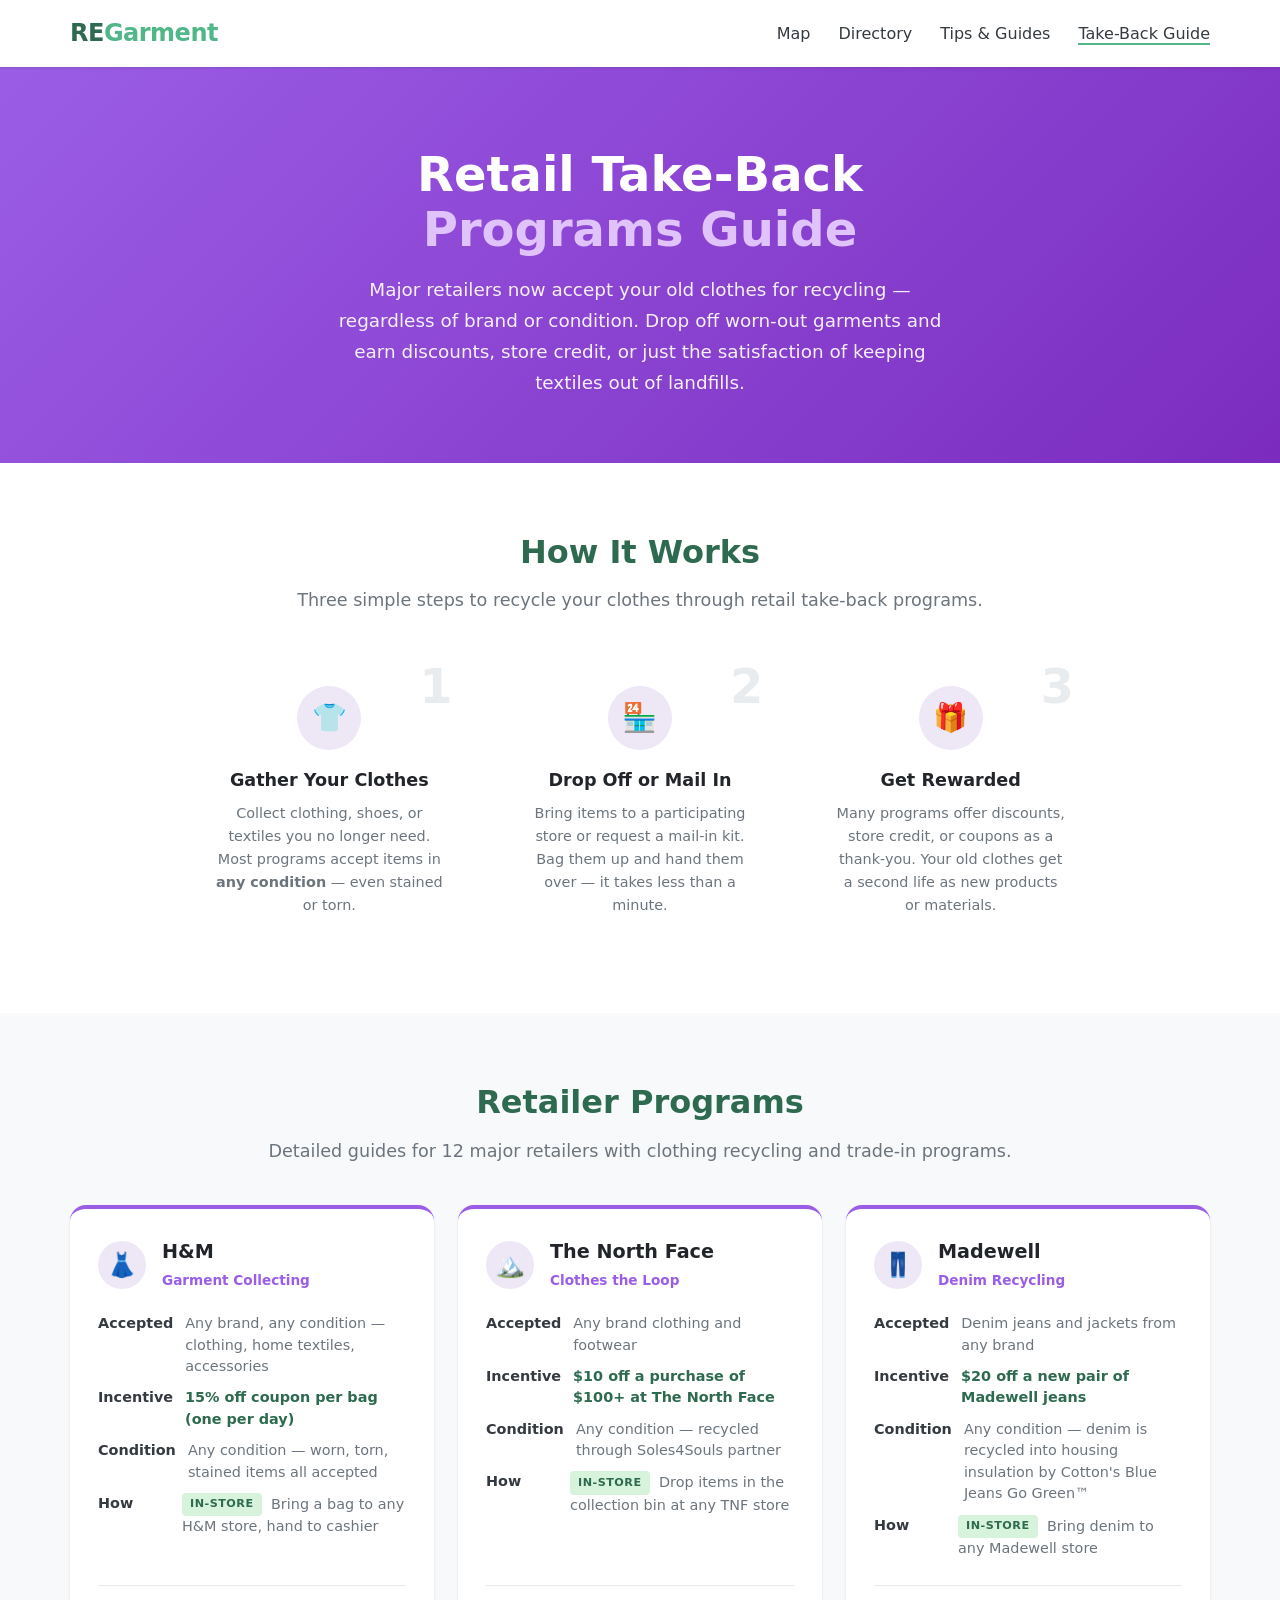
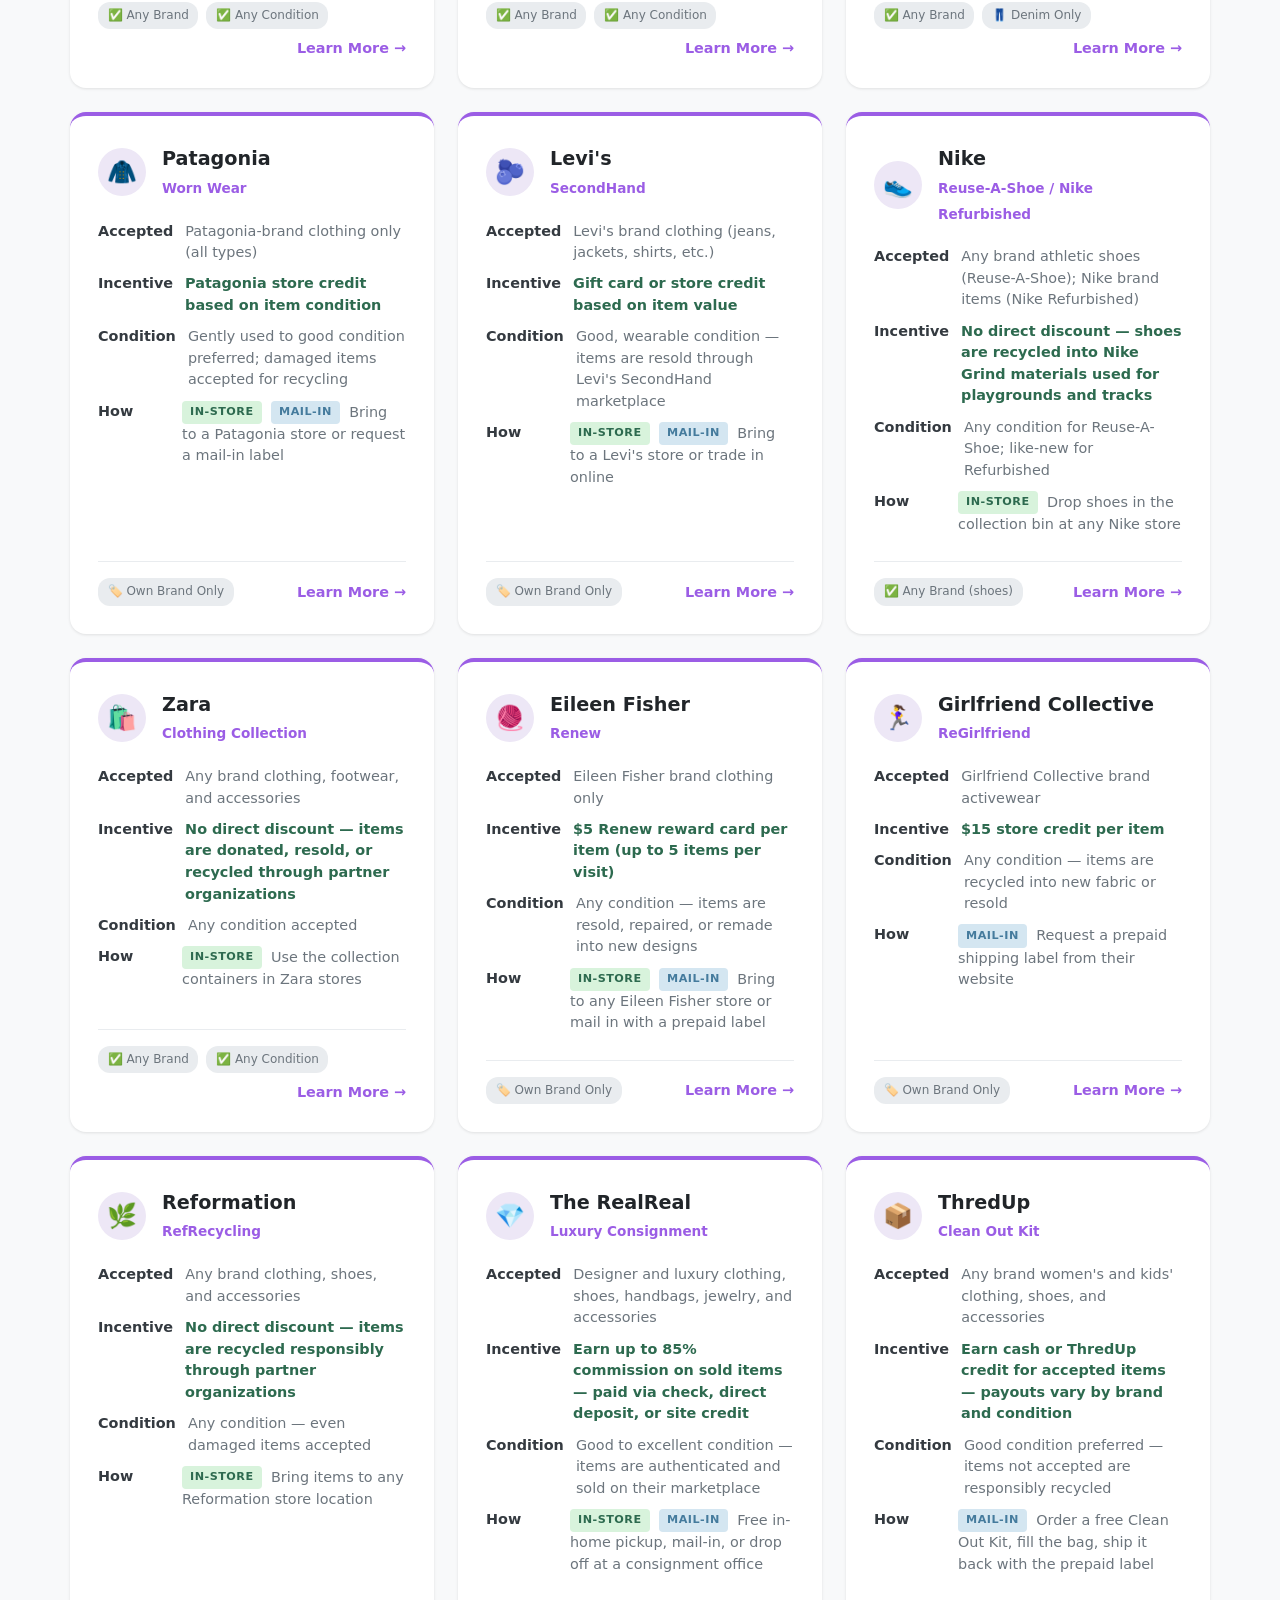
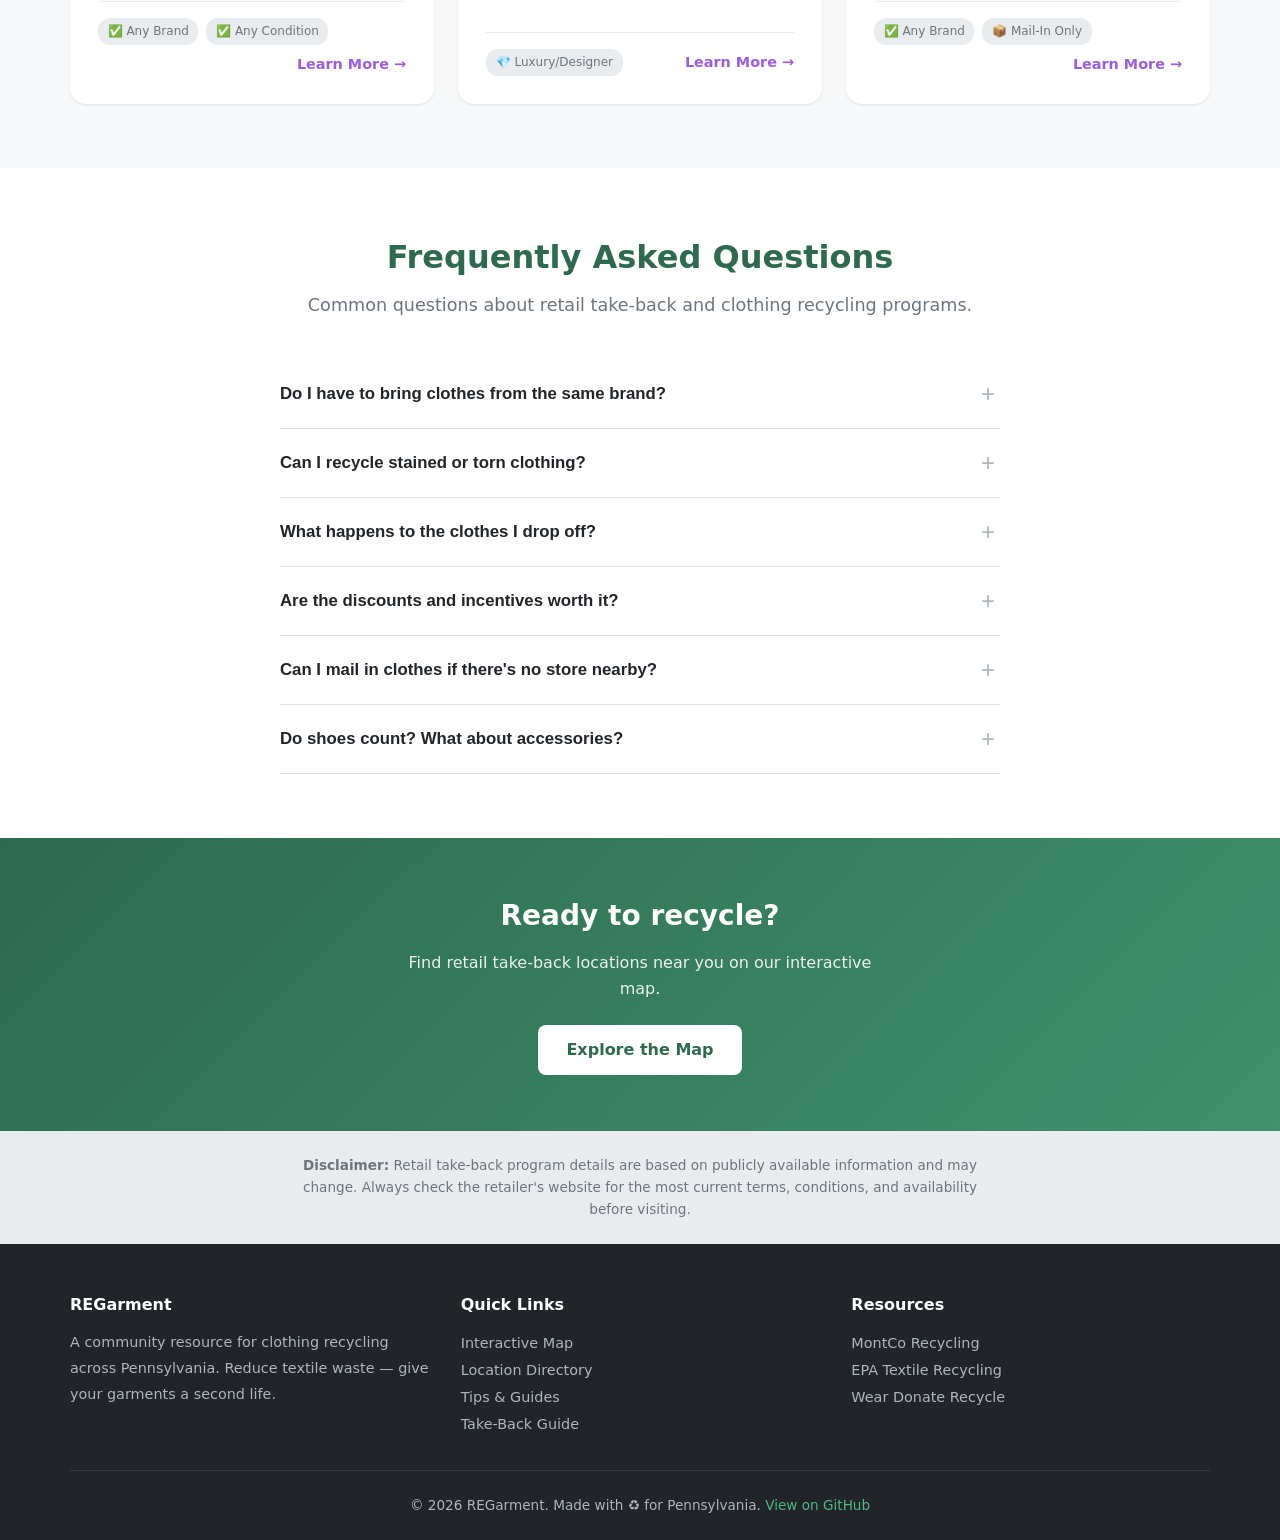
<file: take-back.html>
<!DOCTYPE html>
<html lang="en">
<head>
  <meta charset="UTF-8" />
  <meta name="viewport" content="width=device-width, initial-scale=1.0" />
  <title>Retail Take-Back Programs — REGarment</title>
  <meta name="description" content="Complete guide to clothing take-back programs from major retailers. Recycle old clothes at H&M, Patagonia, Nike, Levi's and more — earn discounts and help the planet." />

  <link rel="stylesheet" href="css/styles.css" />
  <link rel="icon" href="data:image/svg+xml,<svg xmlns='http://www.w3.org/2000/svg' viewBox='0 0 100 100'><text y='.9em' font-size='90'>♻️</text></svg>" />
</head>
<body>

  <!-- ========== Header / Nav ========== -->
  <header>
    <nav class="container nav-wrapper">
      <a href="index.html" class="logo">RE<span>Garment</span></a>
      <ul class="nav-links">
        <li><a href="index.html#map-section">Map</a></li>
        <li><a href="index.html#directory">Directory</a></li>
        <li><a href="index.html#tips">Tips &amp; Guides</a></li>
        <li><a href="take-back.html" class="active">Take-Back Guide</a></li>
      </ul>
      <button class="hamburger" aria-label="Toggle menu">
        <span></span><span></span><span></span>
      </button>
    </nav>
  </header>

  <!-- ========== Hero ========== -->
  <section class="tb-hero">
    <div class="container">
      <h1>Retail Take-Back<br/><span>Programs Guide</span></h1>
      <p>Major retailers now accept your old clothes for recycling — regardless of brand or condition. Drop off worn-out garments and earn discounts, store credit, or just the satisfaction of keeping textiles out of landfills.</p>
    </div>
  </section>

  <!-- ========== How It Works ========== -->
  <section class="tb-how-it-works">
    <div class="container">
      <h2 class="section-title">How It Works</h2>
      <p class="section-subtitle">Three simple steps to recycle your clothes through retail take-back programs.</p>
      <div class="steps-grid">
        <div class="step-card">
          <div class="step-number">1</div>
          <div class="step-icon">👕</div>
          <h3>Gather Your Clothes</h3>
          <p>Collect clothing, shoes, or textiles you no longer need. Most programs accept items in <strong>any condition</strong> — even stained or torn.</p>
        </div>
        <div class="step-card">
          <div class="step-number">2</div>
          <div class="step-icon">🏪</div>
          <h3>Drop Off or Mail In</h3>
          <p>Bring items to a participating store or request a mail-in kit. Bag them up and hand them over — it takes less than a minute.</p>
        </div>
        <div class="step-card">
          <div class="step-number">3</div>
          <div class="step-icon">🎁</div>
          <h3>Get Rewarded</h3>
          <p>Many programs offer discounts, store credit, or coupons as a thank-you. Your old clothes get a second life as new products or materials.</p>
        </div>
      </div>
    </div>
  </section>

  <!-- ========== Retailer Cards ========== -->
  <section class="tb-retailers">
    <div class="container">
      <h2 class="section-title">Retailer Programs</h2>
      <p class="section-subtitle">Detailed guides for 12 major retailers with clothing recycling and trade-in programs.</p>

      <div class="retailer-grid">

        <!-- H&M -->
        <div class="retailer-card">
          <div class="retailer-header">
            <span class="retailer-icon">👗</span>
            <div>
              <h3>H&M</h3>
              <span class="program-name">Garment Collecting</span>
            </div>
          </div>
          <div class="retailer-details">
            <div class="detail-row">
              <span class="detail-label">Accepted</span>
              <span class="detail-value">Any brand, any condition — clothing, home textiles, accessories</span>
            </div>
            <div class="detail-row">
              <span class="detail-label">Incentive</span>
              <span class="detail-value incentive">15% off coupon per bag (one per day)</span>
            </div>
            <div class="detail-row">
              <span class="detail-label">Condition</span>
              <span class="detail-value">Any condition — worn, torn, stained items all accepted</span>
            </div>
            <div class="detail-row">
              <span class="detail-label">How</span>
              <span class="detail-value"><span class="method-badge method-instore">In-Store</span> Bring a bag to any H&M store, hand to cashier</span>
            </div>
          </div>
          <div class="retailer-footer">
            <span class="accepts-badge">✅ Any Brand</span>
            <span class="accepts-badge">✅ Any Condition</span>
            <a href="https://www2.hm.com/en_us/sustainability-at-hm/our-work/close-the-loop.html" target="_blank" rel="noopener" class="retailer-link">Learn More →</a>
          </div>
        </div>

        <!-- The North Face -->
        <div class="retailer-card">
          <div class="retailer-header">
            <span class="retailer-icon">🏔️</span>
            <div>
              <h3>The North Face</h3>
              <span class="program-name">Clothes the Loop</span>
            </div>
          </div>
          <div class="retailer-details">
            <div class="detail-row">
              <span class="detail-label">Accepted</span>
              <span class="detail-value">Any brand clothing and footwear</span>
            </div>
            <div class="detail-row">
              <span class="detail-label">Incentive</span>
              <span class="detail-value incentive">$10 off a purchase of $100+ at The North Face</span>
            </div>
            <div class="detail-row">
              <span class="detail-label">Condition</span>
              <span class="detail-value">Any condition — recycled through Soles4Souls partner</span>
            </div>
            <div class="detail-row">
              <span class="detail-label">How</span>
              <span class="detail-value"><span class="method-badge method-instore">In-Store</span> Drop items in the collection bin at any TNF store</span>
            </div>
          </div>
          <div class="retailer-footer">
            <span class="accepts-badge">✅ Any Brand</span>
            <span class="accepts-badge">✅ Any Condition</span>
            <a href="https://www.thenorthface.com/about-us/responsibility/product/clothes-the-loop.html" target="_blank" rel="noopener" class="retailer-link">Learn More →</a>
          </div>
        </div>

        <!-- Madewell -->
        <div class="retailer-card">
          <div class="retailer-header">
            <span class="retailer-icon">👖</span>
            <div>
              <h3>Madewell</h3>
              <span class="program-name">Denim Recycling</span>
            </div>
          </div>
          <div class="retailer-details">
            <div class="detail-row">
              <span class="detail-label">Accepted</span>
              <span class="detail-value">Denim jeans and jackets from any brand</span>
            </div>
            <div class="detail-row">
              <span class="detail-label">Incentive</span>
              <span class="detail-value incentive">$20 off a new pair of Madewell jeans</span>
            </div>
            <div class="detail-row">
              <span class="detail-label">Condition</span>
              <span class="detail-value">Any condition — denim is recycled into housing insulation by Cotton's Blue Jeans Go Green™</span>
            </div>
            <div class="detail-row">
              <span class="detail-label">How</span>
              <span class="detail-value"><span class="method-badge method-instore">In-Store</span> Bring denim to any Madewell store</span>
            </div>
          </div>
          <div class="retailer-footer">
            <span class="accepts-badge">✅ Any Brand</span>
            <span class="accepts-badge">👖 Denim Only</span>
            <a href="https://www.madewell.com/do-well" target="_blank" rel="noopener" class="retailer-link">Learn More →</a>
          </div>
        </div>

        <!-- Patagonia -->
        <div class="retailer-card">
          <div class="retailer-header">
            <span class="retailer-icon">🧥</span>
            <div>
              <h3>Patagonia</h3>
              <span class="program-name">Worn Wear</span>
            </div>
          </div>
          <div class="retailer-details">
            <div class="detail-row">
              <span class="detail-label">Accepted</span>
              <span class="detail-value">Patagonia-brand clothing only (all types)</span>
            </div>
            <div class="detail-row">
              <span class="detail-label">Incentive</span>
              <span class="detail-value incentive">Patagonia store credit based on item condition</span>
            </div>
            <div class="detail-row">
              <span class="detail-label">Condition</span>
              <span class="detail-value">Gently used to good condition preferred; damaged items accepted for recycling</span>
            </div>
            <div class="detail-row">
              <span class="detail-label">How</span>
              <span class="detail-value"><span class="method-badge method-instore">In-Store</span> <span class="method-badge method-mail">Mail-In</span> Bring to a Patagonia store or request a mail-in label</span>
            </div>
          </div>
          <div class="retailer-footer">
            <span class="accepts-badge">🏷️ Own Brand Only</span>
            <a href="https://wornwear.patagonia.com/" target="_blank" rel="noopener" class="retailer-link">Learn More →</a>
          </div>
        </div>

        <!-- Levi's -->
        <div class="retailer-card">
          <div class="retailer-header">
            <span class="retailer-icon">🫐</span>
            <div>
              <h3>Levi's</h3>
              <span class="program-name">SecondHand</span>
            </div>
          </div>
          <div class="retailer-details">
            <div class="detail-row">
              <span class="detail-label">Accepted</span>
              <span class="detail-value">Levi's brand clothing (jeans, jackets, shirts, etc.)</span>
            </div>
            <div class="detail-row">
              <span class="detail-label">Incentive</span>
              <span class="detail-value incentive">Gift card or store credit based on item value</span>
            </div>
            <div class="detail-row">
              <span class="detail-label">Condition</span>
              <span class="detail-value">Good, wearable condition — items are resold through Levi's SecondHand marketplace</span>
            </div>
            <div class="detail-row">
              <span class="detail-label">How</span>
              <span class="detail-value"><span class="method-badge method-instore">In-Store</span> <span class="method-badge method-mail">Mail-In</span> Bring to a Levi's store or trade in online</span>
            </div>
          </div>
          <div class="retailer-footer">
            <span class="accepts-badge">🏷️ Own Brand Only</span>
            <a href="https://www.levi.com/US/en_US/features/secondhand" target="_blank" rel="noopener" class="retailer-link">Learn More →</a>
          </div>
        </div>

        <!-- Nike -->
        <div class="retailer-card">
          <div class="retailer-header">
            <span class="retailer-icon">👟</span>
            <div>
              <h3>Nike</h3>
              <span class="program-name">Reuse-A-Shoe / Nike Refurbished</span>
            </div>
          </div>
          <div class="retailer-details">
            <div class="detail-row">
              <span class="detail-label">Accepted</span>
              <span class="detail-value">Any brand athletic shoes (Reuse-A-Shoe); Nike brand items (Nike Refurbished)</span>
            </div>
            <div class="detail-row">
              <span class="detail-label">Incentive</span>
              <span class="detail-value incentive">No direct discount — shoes are recycled into Nike Grind materials used for playgrounds and tracks</span>
            </div>
            <div class="detail-row">
              <span class="detail-label">Condition</span>
              <span class="detail-value">Any condition for Reuse-A-Shoe; like-new for Refurbished</span>
            </div>
            <div class="detail-row">
              <span class="detail-label">How</span>
              <span class="detail-value"><span class="method-badge method-instore">In-Store</span> Drop shoes in the collection bin at any Nike store</span>
            </div>
          </div>
          <div class="retailer-footer">
            <span class="accepts-badge">✅ Any Brand (shoes)</span>
            <a href="https://www.nike.com/sustainability" target="_blank" rel="noopener" class="retailer-link">Learn More →</a>
          </div>
        </div>

        <!-- Zara -->
        <div class="retailer-card">
          <div class="retailer-header">
            <span class="retailer-icon">🛍️</span>
            <div>
              <h3>Zara</h3>
              <span class="program-name">Clothing Collection</span>
            </div>
          </div>
          <div class="retailer-details">
            <div class="detail-row">
              <span class="detail-label">Accepted</span>
              <span class="detail-value">Any brand clothing, footwear, and accessories</span>
            </div>
            <div class="detail-row">
              <span class="detail-label">Incentive</span>
              <span class="detail-value incentive">No direct discount — items are donated, resold, or recycled through partner organizations</span>
            </div>
            <div class="detail-row">
              <span class="detail-label">Condition</span>
              <span class="detail-value">Any condition accepted</span>
            </div>
            <div class="detail-row">
              <span class="detail-label">How</span>
              <span class="detail-value"><span class="method-badge method-instore">In-Store</span> Use the collection containers in Zara stores</span>
            </div>
          </div>
          <div class="retailer-footer">
            <span class="accepts-badge">✅ Any Brand</span>
            <span class="accepts-badge">✅ Any Condition</span>
            <a href="https://www.zara.com/us/en/z-sustainability-mkt1399.html" target="_blank" rel="noopener" class="retailer-link">Learn More →</a>
          </div>
        </div>

        <!-- Eileen Fisher -->
        <div class="retailer-card">
          <div class="retailer-header">
            <span class="retailer-icon">🧶</span>
            <div>
              <h3>Eileen Fisher</h3>
              <span class="program-name">Renew</span>
            </div>
          </div>
          <div class="retailer-details">
            <div class="detail-row">
              <span class="detail-label">Accepted</span>
              <span class="detail-value">Eileen Fisher brand clothing only</span>
            </div>
            <div class="detail-row">
              <span class="detail-label">Incentive</span>
              <span class="detail-value incentive">$5 Renew reward card per item (up to 5 items per visit)</span>
            </div>
            <div class="detail-row">
              <span class="detail-label">Condition</span>
              <span class="detail-value">Any condition — items are resold, repaired, or remade into new designs</span>
            </div>
            <div class="detail-row">
              <span class="detail-label">How</span>
              <span class="detail-value"><span class="method-badge method-instore">In-Store</span> <span class="method-badge method-mail">Mail-In</span> Bring to any Eileen Fisher store or mail in with a prepaid label</span>
            </div>
          </div>
          <div class="retailer-footer">
            <span class="accepts-badge">🏷️ Own Brand Only</span>
            <a href="https://www.eileenfisher.com/renew" target="_blank" rel="noopener" class="retailer-link">Learn More →</a>
          </div>
        </div>

        <!-- Girlfriend Collective -->
        <div class="retailer-card">
          <div class="retailer-header">
            <span class="retailer-icon">🏃‍♀️</span>
            <div>
              <h3>Girlfriend Collective</h3>
              <span class="program-name">ReGirlfriend</span>
            </div>
          </div>
          <div class="retailer-details">
            <div class="detail-row">
              <span class="detail-label">Accepted</span>
              <span class="detail-value">Girlfriend Collective brand activewear</span>
            </div>
            <div class="detail-row">
              <span class="detail-label">Incentive</span>
              <span class="detail-value incentive">$15 store credit per item</span>
            </div>
            <div class="detail-row">
              <span class="detail-label">Condition</span>
              <span class="detail-value">Any condition — items are recycled into new fabric or resold</span>
            </div>
            <div class="detail-row">
              <span class="detail-label">How</span>
              <span class="detail-value"><span class="method-badge method-mail">Mail-In</span> Request a prepaid shipping label from their website</span>
            </div>
          </div>
          <div class="retailer-footer">
            <span class="accepts-badge">🏷️ Own Brand Only</span>
            <a href="https://www.girlfriend.com/pages/regirlfriend" target="_blank" rel="noopener" class="retailer-link">Learn More →</a>
          </div>
        </div>

        <!-- Reformation -->
        <div class="retailer-card">
          <div class="retailer-header">
            <span class="retailer-icon">🌿</span>
            <div>
              <h3>Reformation</h3>
              <span class="program-name">RefRecycling</span>
            </div>
          </div>
          <div class="retailer-details">
            <div class="detail-row">
              <span class="detail-label">Accepted</span>
              <span class="detail-value">Any brand clothing, shoes, and accessories</span>
            </div>
            <div class="detail-row">
              <span class="detail-label">Incentive</span>
              <span class="detail-value incentive">No direct discount — items are recycled responsibly through partner organizations</span>
            </div>
            <div class="detail-row">
              <span class="detail-label">Condition</span>
              <span class="detail-value">Any condition — even damaged items accepted</span>
            </div>
            <div class="detail-row">
              <span class="detail-label">How</span>
              <span class="detail-value"><span class="method-badge method-instore">In-Store</span> Bring items to any Reformation store location</span>
            </div>
          </div>
          <div class="retailer-footer">
            <span class="accepts-badge">✅ Any Brand</span>
            <span class="accepts-badge">✅ Any Condition</span>
            <a href="https://www.thereformation.com/sustainability" target="_blank" rel="noopener" class="retailer-link">Learn More →</a>
          </div>
        </div>

        <!-- The RealReal -->
        <div class="retailer-card">
          <div class="retailer-header">
            <span class="retailer-icon">💎</span>
            <div>
              <h3>The RealReal</h3>
              <span class="program-name">Luxury Consignment</span>
            </div>
          </div>
          <div class="retailer-details">
            <div class="detail-row">
              <span class="detail-label">Accepted</span>
              <span class="detail-value">Designer and luxury clothing, shoes, handbags, jewelry, and accessories</span>
            </div>
            <div class="detail-row">
              <span class="detail-label">Incentive</span>
              <span class="detail-value incentive">Earn up to 85% commission on sold items — paid via check, direct deposit, or site credit</span>
            </div>
            <div class="detail-row">
              <span class="detail-label">Condition</span>
              <span class="detail-value">Good to excellent condition — items are authenticated and sold on their marketplace</span>
            </div>
            <div class="detail-row">
              <span class="detail-label">How</span>
              <span class="detail-value"><span class="method-badge method-instore">In-Store</span> <span class="method-badge method-mail">Mail-In</span> Free in-home pickup, mail-in, or drop off at a consignment office</span>
            </div>
          </div>
          <div class="retailer-footer">
            <span class="accepts-badge">💎 Luxury/Designer</span>
            <a href="https://www.therealreal.com/consign" target="_blank" rel="noopener" class="retailer-link">Learn More →</a>
          </div>
        </div>

        <!-- ThredUp -->
        <div class="retailer-card">
          <div class="retailer-header">
            <span class="retailer-icon">📦</span>
            <div>
              <h3>ThredUp</h3>
              <span class="program-name">Clean Out Kit</span>
            </div>
          </div>
          <div class="retailer-details">
            <div class="detail-row">
              <span class="detail-label">Accepted</span>
              <span class="detail-value">Any brand women's and kids' clothing, shoes, and accessories</span>
            </div>
            <div class="detail-row">
              <span class="detail-label">Incentive</span>
              <span class="detail-value incentive">Earn cash or ThredUp credit for accepted items — payouts vary by brand and condition</span>
            </div>
            <div class="detail-row">
              <span class="detail-label">Condition</span>
              <span class="detail-value">Good condition preferred — items not accepted are responsibly recycled</span>
            </div>
            <div class="detail-row">
              <span class="detail-label">How</span>
              <span class="detail-value"><span class="method-badge method-mail">Mail-In</span> Order a free Clean Out Kit, fill the bag, ship it back with the prepaid label</span>
            </div>
          </div>
          <div class="retailer-footer">
            <span class="accepts-badge">✅ Any Brand</span>
            <span class="accepts-badge">📦 Mail-In Only</span>
            <a href="https://www.thredup.com/cleanout" target="_blank" rel="noopener" class="retailer-link">Learn More →</a>
          </div>
        </div>

      </div>
    </div>
  </section>

  <!-- ========== FAQ ========== -->
  <section class="tb-faq">
    <div class="container">
      <h2 class="section-title">Frequently Asked Questions</h2>
      <p class="section-subtitle">Common questions about retail take-back and clothing recycling programs.</p>

      <div class="faq-list">
        <div class="faq-item">
          <button class="faq-question" aria-expanded="false">
            <span>Do I have to bring clothes from the same brand?</span>
            <span class="faq-toggle">+</span>
          </button>
          <div class="faq-answer">
            <p>It depends on the retailer. <strong>H&M, Zara, The North Face, and Reformation</strong> accept any brand in any condition. <strong>Patagonia, Levi's, Eileen Fisher, and Girlfriend Collective</strong> only accept their own brand. Check each program's details above.</p>
          </div>
        </div>

        <div class="faq-item">
          <button class="faq-question" aria-expanded="false">
            <span>Can I recycle stained or torn clothing?</span>
            <span class="faq-toggle">+</span>
          </button>
          <div class="faq-answer">
            <p>Yes! Most in-store collection programs (like H&M, Zara, and Nike's Reuse-A-Shoe) accept items in any condition. Torn, stained, and worn-out textiles are typically shredded and recycled into insulation, cleaning cloths, or new fibers. Trade-in programs (like Levi's SecondHand or The RealReal) typically require good condition since items are resold.</p>
          </div>
        </div>

        <div class="faq-item">
          <button class="faq-question" aria-expanded="false">
            <span>What happens to the clothes I drop off?</span>
            <span class="faq-toggle">+</span>
          </button>
          <div class="faq-answer">
            <p>Items are typically sorted into three categories: <strong>Rewear</strong> — good-condition items are resold or donated. <strong>Reuse</strong> — items are repurposed into cleaning cloths, insulation, or other products. <strong>Recycle</strong> — fibers are broken down and spun into new textiles. Very little ends up in landfills when you use these programs.</p>
          </div>
        </div>

        <div class="faq-item">
          <button class="faq-question" aria-expanded="false">
            <span>Are the discounts and incentives worth it?</span>
            <span class="faq-toggle">+</span>
          </button>
          <div class="faq-answer">
            <p>Incentives vary widely. <strong>Madewell's $20 off denim</strong> and <strong>H&M's 15% coupon</strong> are straightforward and easy to earn. Trade-in programs like <strong>The RealReal</strong> can pay significant commissions on luxury items. Even without a discount, you're keeping textiles out of landfills — the average American throws away 81 lbs of clothing per year.</p>
          </div>
        </div>

        <div class="faq-item">
          <button class="faq-question" aria-expanded="false">
            <span>Can I mail in clothes if there's no store nearby?</span>
            <span class="faq-toggle">+</span>
          </button>
          <div class="faq-answer">
            <p>Several programs offer mail-in options: <strong>ThredUp</strong> (free Clean Out Kit), <strong>Patagonia</strong> (prepaid label), <strong>Eileen Fisher</strong> (prepaid label), <strong>Girlfriend Collective</strong> (prepaid label), and <strong>The RealReal</strong> (free shipping kit or in-home pickup). These are great options if you don't live near a participating store.</p>
          </div>
        </div>

        <div class="faq-item">
          <button class="faq-question" aria-expanded="false">
            <span>Do shoes count? What about accessories?</span>
            <span class="faq-toggle">+</span>
          </button>
          <div class="faq-answer">
            <p><strong>Nike Reuse-A-Shoe</strong> specifically focuses on athletic shoes. <strong>H&M, Zara, The North Face, and ThredUp</strong> accept shoes and accessories along with clothing. <strong>The RealReal</strong> accepts designer shoes, bags, and jewelry. Check each retailer's specific guidelines.</p>
          </div>
        </div>
      </div>
    </div>
  </section>

  <!-- ========== CTA ========== -->
  <div class="cta-banner">
    <h2>Ready to recycle?</h2>
    <p>Find retail take-back locations near you on our interactive map.</p>
    <a href="index.html#map-section" class="btn btn-primary">Explore the Map</a>
  </div>

  <!-- ========== Disclaimer ========== -->
  <div class="tb-disclaimer">
    <div class="container">
      <p><strong>Disclaimer:</strong> Retail take-back program details are based on publicly available information and may change. Always check the retailer's website for the most current terms, conditions, and availability before visiting.</p>
    </div>
  </div>

  <!-- ========== Footer ========== -->
  <footer>
    <div class="container">
      <div class="footer-grid">
        <div class="footer-col">
          <h4>REGarment</h4>
          <p>A community resource for clothing recycling across Pennsylvania. Reduce textile waste — give your garments a second life.</p>
        </div>
        <div class="footer-col">
          <h4>Quick Links</h4>
          <ul>
            <li><a href="index.html#map-section">Interactive Map</a></li>
            <li><a href="index.html#directory">Location Directory</a></li>
            <li><a href="index.html#tips">Tips &amp; Guides</a></li>
            <li><a href="take-back.html">Take-Back Guide</a></li>
          </ul>
        </div>
        <div class="footer-col">
          <h4>Resources</h4>
          <ul>
            <li><a href="https://www.montcopa.org/753/Recycling" target="_blank" rel="noopener">MontCo Recycling</a></li>
            <li><a href="https://www.epa.gov/recycle/textiles" target="_blank" rel="noopener">EPA Textile Recycling</a></li>
            <li><a href="https://weardonaterecycle.org" target="_blank" rel="noopener">Wear Donate Recycle</a></li>
          </ul>
        </div>
      </div>
      <div class="footer-bottom">
        <p>&copy; 2026 REGarment. Made with ♻️ for Pennsylvania. <a href="https://github.com/davidateek/REGarment" target="_blank" rel="noopener" style="color:var(--green-light);">View on GitHub</a></p>
      </div>
    </div>
  </footer>

  <!-- Back to Top -->
  <button class="back-to-top" aria-label="Back to top">↑</button>

  <script>
    // Mobile nav toggle
    const hamburger = document.querySelector('.hamburger');
    const navLinks = document.querySelector('.nav-links');
    if (hamburger && navLinks) {
      hamburger.addEventListener('click', () => {
        navLinks.classList.toggle('open');
        hamburger.classList.toggle('active');
      });
      navLinks.querySelectorAll('a').forEach(link => {
        link.addEventListener('click', () => {
          navLinks.classList.remove('open');
          hamburger.classList.remove('active');
        });
      });
    }

    // FAQ accordion
    document.querySelectorAll('.faq-question').forEach(btn => {
      btn.addEventListener('click', () => {
        const item = btn.parentElement;
        const isOpen = item.classList.contains('open');

        // Close all
        document.querySelectorAll('.faq-item').forEach(i => i.classList.remove('open'));
        document.querySelectorAll('.faq-question').forEach(b => {
          b.setAttribute('aria-expanded', 'false');
          b.querySelector('.faq-toggle').textContent = '+';
        });

        // Open clicked if it was closed
        if (!isOpen) {
          item.classList.add('open');
          btn.setAttribute('aria-expanded', 'true');
          btn.querySelector('.faq-toggle').textContent = '−';
        }
      });
    });

    // Back to top
    const backBtn = document.querySelector('.back-to-top');
    if (backBtn) {
      window.addEventListener('scroll', () => {
        backBtn.classList.toggle('visible', window.scrollY > 400);
      });
      backBtn.addEventListener('click', () => {
        window.scrollTo({ top: 0, behavior: 'smooth' });
      });
    }
  </script>
</body>
</html>
</file>
<file: css/styles.css>
/* ============================================================
   REGarment — Global Styles
   ============================================================ */

/* ---------- Reset & Base ---------- */
*,
*::before,
*::after {
  margin: 0;
  padding: 0;
  box-sizing: border-box;
}

:root {
  --green-dark: #2d6a4f;
  --green-mid: #40916c;
  --green-light: #52b788;
  --green-pale: #b7e4c7;
  --green-bg: #d8f3dc;
  --earth: #6b4226;
  --earth-light: #a67c52;
  --white: #ffffff;
  --off-white: #f8f9fa;
  --gray-100: #e9ecef;
  --gray-200: #dee2e6;
  --gray-400: #adb5bd;
  --gray-600: #6c757d;
  --gray-800: #343a40;
  --gray-900: #212529;
  --shadow-sm: 0 1px 3px rgba(0,0,0,.1);
  --shadow-md: 0 4px 12px rgba(0,0,0,.1);
  --shadow-lg: 0 8px 30px rgba(0,0,0,.12);
  --radius: 8px;
  --radius-lg: 16px;
  --font-body: 'Segoe UI', system-ui, -apple-system, sans-serif;
  --transition: .25s ease;
}

html {
  scroll-behavior: smooth;
  font-size: 16px;
}

body {
  font-family: var(--font-body);
  color: var(--gray-900);
  background: var(--off-white);
  line-height: 1.6;
}

a { color: var(--green-dark); text-decoration: none; }
a:hover { color: var(--green-light); }

img { max-width: 100%; display: block; }

/* ---------- Utility ---------- */
.container {
  width: 90%;
  max-width: 1140px;
  margin: 0 auto;
}

.section-title {
  font-size: 2rem;
  font-weight: 700;
  color: var(--green-dark);
  text-align: center;
  margin-bottom: .5rem;
}

.section-subtitle {
  text-align: center;
  color: var(--gray-600);
  margin-bottom: 2.5rem;
  font-size: 1.1rem;
}

.btn {
  display: inline-block;
  padding: .75rem 1.75rem;
  font-size: 1rem;
  font-weight: 600;
  border-radius: var(--radius);
  cursor: pointer;
  border: none;
  transition: var(--transition);
}

.btn-primary {
  background: var(--green-dark);
  color: var(--white);
}
.btn-primary:hover {
  background: var(--green-mid);
  color: var(--white);
}

.btn-outline {
  background: transparent;
  color: var(--green-dark);
  border: 2px solid var(--green-dark);
}
.btn-outline:hover {
  background: var(--green-dark);
  color: var(--white);
}

/* ---------- Header / Nav ---------- */
header {
  position: sticky;
  top: 0;
  z-index: 1000;
  background: var(--white);
  box-shadow: var(--shadow-sm);
}

.nav-wrapper {
  display: flex;
  align-items: center;
  justify-content: space-between;
  padding: .9rem 0;
}

.logo {
  font-size: 1.5rem;
  font-weight: 800;
  color: var(--green-dark);
  letter-spacing: -0.5px;
}
.logo span { color: var(--green-light); }

.nav-links {
  display: flex;
  list-style: none;
  gap: 1.75rem;
}

.nav-links a {
  font-weight: 500;
  color: var(--gray-800);
  position: relative;
  padding-bottom: 2px;
}
.nav-links a::after {
  content: '';
  position: absolute;
  bottom: 0; left: 0;
  width: 0; height: 2px;
  background: var(--green-light);
  transition: var(--transition);
}
.nav-links a:hover::after,
.nav-links a.active::after {
  width: 100%;
}

.hamburger {
  display: none;
  flex-direction: column;
  gap: 5px;
  background: none;
  border: none;
  cursor: pointer;
}
.hamburger span {
  display: block;
  width: 26px;
  height: 3px;
  background: var(--gray-800);
  border-radius: 2px;
  transition: var(--transition);
}

/* ---------- Hero ---------- */
.hero {
  background: linear-gradient(135deg, var(--green-dark) 0%, var(--green-mid) 100%);
  color: var(--white);
  padding: 5rem 0 4rem;
  text-align: center;
}

.hero h1 {
  font-size: 3rem;
  font-weight: 800;
  margin-bottom: 1rem;
  line-height: 1.15;
}
.hero h1 span { color: var(--green-pale); }

.hero p {
  font-size: 1.2rem;
  max-width: 600px;
  margin: 0 auto 2rem;
  opacity: .92;
}

.hero-buttons {
  display: flex;
  gap: 1rem;
  justify-content: center;
  flex-wrap: wrap;
}

.hero .btn-primary {
  background: var(--white);
  color: var(--green-dark);
}
.hero .btn-primary:hover {
  background: var(--green-pale);
}

.hero .btn-outline {
  color: var(--white);
  border-color: var(--white);
}
.hero .btn-outline:hover {
  background: var(--white);
  color: var(--green-dark);
}

/* ---------- Stats Bar ---------- */
.stats-bar {
  display: flex;
  justify-content: center;
  gap: 3rem;
  background: var(--white);
  padding: 1.5rem 0;
  box-shadow: var(--shadow-sm);
  flex-wrap: wrap;
}

.stat-item {
  text-align: center;
}
.stat-number {
  font-size: 1.75rem;
  font-weight: 800;
  color: var(--green-dark);
}
.stat-label {
  font-size: .85rem;
  color: var(--gray-600);
  text-transform: uppercase;
  letter-spacing: 1px;
}

/* ---------- County Selector ---------- */
.county-selector {
  display: flex;
  align-items: center;
  justify-content: center;
  gap: .75rem;
  margin-bottom: 1.25rem;
}

.county-selector label {
  font-weight: 600;
  color: var(--gray-600);
  font-size: .95rem;
}

.county-select {
  padding: .6rem 1.25rem;
  border: 2px solid var(--gray-200);
  border-radius: var(--radius);
  background: var(--white);
  font-size: .95rem;
  font-weight: 500;
  color: var(--gray-800);
  cursor: pointer;
  transition: var(--transition);
  min-width: 180px;
}
.county-select:focus {
  outline: none;
  border-color: var(--green-light);
}
.county-select:hover {
  border-color: var(--green-mid);
}

/* ---------- Map Section ---------- */
.map-section {
  padding: 4rem 0;
}

#map {
  width: 100%;
  height: 500px;
  border-radius: var(--radius-lg);
  box-shadow: var(--shadow-md);
  z-index: 1;
}

.map-legend {
  display: flex;
  justify-content: center;
  gap: 1.5rem;
  margin-top: 1.25rem;
  flex-wrap: wrap;
}

.legend-item {
  display: flex;
  align-items: center;
  gap: .4rem;
  font-size: .9rem;
  color: var(--gray-600);
}

.legend-dot {
  width: 14px;
  height: 14px;
  border-radius: 50%;
  display: inline-block;
}

.legend-dot.donation      { background: #2d6a4f; }
.legend-dot.recycling-bin { background: #e76f51; }
.legend-dot.municipal     { background: #457b9d; }
.legend-dot.retail-takeback { background: #9b5de5; }

/* ---------- Directory Section ---------- */
.directory-section {
  padding: 4rem 0;
  background: var(--white);
}

.directory-controls {
  display: flex;
  gap: 1rem;
  margin-bottom: 2rem;
  flex-wrap: wrap;
  justify-content: center;
}

.search-input {
  flex: 1;
  min-width: 250px;
  max-width: 400px;
  padding: .75rem 1rem;
  border: 2px solid var(--gray-200);
  border-radius: var(--radius);
  font-size: 1rem;
  transition: var(--transition);
}
.search-input:focus {
  outline: none;
  border-color: var(--green-light);
}

.filter-btn {
  padding: .6rem 1.25rem;
  border: 2px solid var(--gray-200);
  border-radius: var(--radius);
  background: var(--white);
  cursor: pointer;
  font-size: .9rem;
  font-weight: 500;
  transition: var(--transition);
  color: var(--gray-800);
}
.filter-btn:hover,
.filter-btn.active {
  border-color: var(--green-dark);
  background: var(--green-dark);
  color: var(--white);
}

.directory-grid {
  display: grid;
  grid-template-columns: repeat(auto-fill, minmax(320px, 1fr));
  gap: 1.5rem;
}

.location-card {
  background: var(--off-white);
  border-radius: var(--radius-lg);
  padding: 1.5rem;
  box-shadow: var(--shadow-sm);
  transition: var(--transition);
  border-left: 4px solid var(--green-light);
}
.location-card:hover {
  box-shadow: var(--shadow-md);
  transform: translateY(-2px);
}

.location-card.type-donation       { border-left-color: #2d6a4f; }
.location-card.type-recycling-bin  { border-left-color: #e76f51; }
.location-card.type-municipal      { border-left-color: #457b9d; }
.location-card.type-retail-takeback { border-left-color: #9b5de5; }

.card-header {
  display: flex;
  justify-content: space-between;
  align-items: flex-start;
  margin-bottom: .75rem;
}

.card-header h3 {
  font-size: 1.1rem;
  font-weight: 700;
  color: var(--gray-900);
}

.card-type-badge {
  font-size: .7rem;
  font-weight: 600;
  text-transform: uppercase;
  letter-spacing: .5px;
  padding: .25rem .6rem;
  border-radius: 20px;
  white-space: nowrap;
}

.badge-donation       { background: #d8f3dc; color: #2d6a4f; }
.badge-recycling-bin  { background: #fce4d6; color: #e76f51; }
.badge-municipal      { background: #d4e6f1; color: #457b9d; }
.badge-retail-takeback { background: #ede7f6; color: #9b5de5; }

.card-detail {
  font-size: .9rem;
  color: var(--gray-600);
  margin-bottom: .35rem;
  display: flex;
  gap: .4rem;
}

.card-detail .icon {
  flex-shrink: 0;
  width: 18px;
  text-align: center;
}

.card-accepts {
  display: flex;
  flex-wrap: wrap;
  gap: .35rem;
  margin-top: .75rem;
}

.accept-tag {
  font-size: .75rem;
  padding: .2rem .55rem;
  background: var(--green-bg);
  color: var(--green-dark);
  border-radius: 12px;
}

.card-link {
  display: inline-block;
  margin-top: .75rem;
  font-size: .9rem;
  font-weight: 600;
  color: var(--green-dark);
}
.card-link:hover { color: var(--green-light); }

.no-results {
  grid-column: 1 / -1;
  text-align: center;
  padding: 3rem;
  color: var(--gray-400);
  font-size: 1.1rem;
}

/* ---------- Tips Section ---------- */
.tips-section {
  padding: 4rem 0;
}

.tips-grid {
  display: grid;
  grid-template-columns: repeat(auto-fill, minmax(300px, 1fr));
  gap: 2rem;
}

.tip-card {
  background: var(--white);
  border-radius: var(--radius-lg);
  padding: 2rem;
  box-shadow: var(--shadow-sm);
  transition: var(--transition);
}
.tip-card:hover {
  box-shadow: var(--shadow-md);
  transform: translateY(-3px);
}

.tip-icon {
  width: 56px;
  height: 56px;
  border-radius: 50%;
  display: flex;
  align-items: center;
  justify-content: center;
  font-size: 1.5rem;
  margin-bottom: 1rem;
}

.tip-card:nth-child(1) .tip-icon { background: #d8f3dc; }
.tip-card:nth-child(2) .tip-icon { background: #fce4d6; }
.tip-card:nth-child(3) .tip-icon { background: #d4e6f1; }
.tip-card:nth-child(4) .tip-icon { background: #ede7f6; }
.tip-card:nth-child(5) .tip-icon { background: #fff3cd; }
.tip-card:nth-child(6) .tip-icon { background: #f8d7da; }

.tip-card h3 {
  font-size: 1.15rem;
  font-weight: 700;
  margin-bottom: .5rem;
  color: var(--gray-900);
}

.tip-card p {
  font-size: .95rem;
  color: var(--gray-600);
  line-height: 1.7;
}

.tip-card ul {
  margin-top: .5rem;
  padding-left: 1.25rem;
  color: var(--gray-600);
  font-size: .9rem;
}
.tip-card ul li { margin-bottom: .3rem; }

/* ---------- CTA Banner ---------- */
.cta-banner {
  background: linear-gradient(135deg, var(--green-dark), var(--green-mid));
  color: var(--white);
  text-align: center;
  padding: 3.5rem 1rem;
}

.cta-banner h2 {
  font-size: 1.75rem;
  margin-bottom: .75rem;
}

.cta-banner p {
  opacity: .9;
  margin-bottom: 1.5rem;
  max-width: 500px;
  margin-left: auto;
  margin-right: auto;
}

.cta-banner .btn-primary {
  background: var(--white);
  color: var(--green-dark);
}
.cta-banner .btn-primary:hover {
  background: var(--green-pale);
}

/* ---------- Footer ---------- */
footer {
  background: var(--gray-900);
  color: var(--gray-400);
  padding: 3rem 0 1.5rem;
}

.footer-grid {
  display: grid;
  grid-template-columns: repeat(auto-fit, minmax(200px, 1fr));
  gap: 2rem;
  margin-bottom: 2rem;
}

.footer-col h4 {
  color: var(--white);
  font-size: 1rem;
  margin-bottom: .75rem;
}

.footer-col p,
.footer-col a {
  font-size: .9rem;
  color: var(--gray-400);
  line-height: 1.8;
}
.footer-col a:hover { color: var(--green-light); }

.footer-col ul {
  list-style: none;
}

.footer-bottom {
  text-align: center;
  padding-top: 1.5rem;
  border-top: 1px solid var(--gray-800);
  font-size: .85rem;
}

/* ---------- Back to Top ---------- */
.back-to-top {
  position: fixed;
  bottom: 2rem;
  right: 2rem;
  width: 44px;
  height: 44px;
  background: var(--green-dark);
  color: var(--white);
  border: none;
  border-radius: 50%;
  cursor: pointer;
  font-size: 1.2rem;
  box-shadow: var(--shadow-md);
  opacity: 0;
  transform: translateY(20px);
  transition: var(--transition);
  z-index: 999;
}
.back-to-top.visible {
  opacity: 1;
  transform: translateY(0);
}
.back-to-top:hover {
  background: var(--green-mid);
}

/* ============================================================
   Take-Back Guide Page Styles
   ============================================================ */

/* ---------- Take-Back Hero ---------- */
.tb-hero {
  background: linear-gradient(135deg, #9b5de5 0%, #7b2cbf 100%);
  color: var(--white);
  padding: 5rem 0 4rem;
  text-align: center;
}

.tb-hero h1 {
  font-size: 3rem;
  font-weight: 800;
  margin-bottom: 1rem;
  line-height: 1.15;
}
.tb-hero h1 span { color: #e0c3fc; }

.tb-hero p {
  font-size: 1.15rem;
  max-width: 640px;
  margin: 0 auto;
  opacity: .92;
  line-height: 1.7;
}

/* ---------- How It Works ---------- */
.tb-how-it-works {
  padding: 4rem 0;
  background: var(--white);
}

.steps-grid {
  display: grid;
  grid-template-columns: repeat(3, 1fr);
  gap: 2rem;
  max-width: 900px;
  margin: 0 auto;
}

.step-card {
  text-align: center;
  padding: 2rem 1.5rem;
  position: relative;
}

.step-number {
  position: absolute;
  top: .5rem;
  right: 1rem;
  font-size: 3rem;
  font-weight: 800;
  color: var(--gray-100);
  line-height: 1;
}

.step-icon {
  width: 64px;
  height: 64px;
  border-radius: 50%;
  background: #ede7f6;
  display: flex;
  align-items: center;
  justify-content: center;
  font-size: 1.75rem;
  margin: 0 auto 1rem;
}

.step-card h3 {
  font-size: 1.1rem;
  font-weight: 700;
  margin-bottom: .5rem;
  color: var(--gray-900);
}

.step-card p {
  font-size: .9rem;
  color: var(--gray-600);
  line-height: 1.6;
}

/* ---------- Retailer Cards ---------- */
.tb-retailers {
  padding: 4rem 0;
}

.retailer-grid {
  display: grid;
  grid-template-columns: repeat(auto-fill, minmax(340px, 1fr));
  gap: 1.5rem;
}

.retailer-card {
  background: var(--white);
  border-radius: var(--radius-lg);
  padding: 1.75rem;
  box-shadow: var(--shadow-sm);
  transition: var(--transition);
  display: flex;
  flex-direction: column;
  border-top: 4px solid #9b5de5;
}
.retailer-card:hover {
  box-shadow: var(--shadow-md);
  transform: translateY(-2px);
}

.retailer-header {
  display: flex;
  align-items: center;
  gap: 1rem;
  margin-bottom: 1.25rem;
}

.retailer-icon {
  width: 48px;
  height: 48px;
  border-radius: 50%;
  background: #ede7f6;
  display: flex;
  align-items: center;
  justify-content: center;
  font-size: 1.5rem;
  flex-shrink: 0;
}

.retailer-header h3 {
  font-size: 1.2rem;
  font-weight: 700;
  color: var(--gray-900);
  margin: 0;
}

.program-name {
  font-size: .85rem;
  color: #9b5de5;
  font-weight: 600;
}

.retailer-details {
  flex: 1;
  margin-bottom: 1rem;
}

.detail-row {
  display: flex;
  gap: .75rem;
  margin-bottom: .6rem;
  font-size: .9rem;
  line-height: 1.5;
}

.detail-label {
  font-weight: 700;
  color: var(--gray-800);
  min-width: 72px;
  flex-shrink: 0;
}

.detail-value {
  color: var(--gray-600);
}

.detail-value.incentive {
  color: #2d6a4f;
  font-weight: 600;
}

.method-badge {
  display: inline-block;
  font-size: .7rem;
  font-weight: 700;
  text-transform: uppercase;
  letter-spacing: .5px;
  padding: .2rem .5rem;
  border-radius: 4px;
  margin-right: .3rem;
  vertical-align: middle;
}

.method-instore {
  background: #d8f3dc;
  color: #2d6a4f;
}

.method-mail {
  background: #d4e6f1;
  color: #457b9d;
}

.retailer-footer {
  display: flex;
  align-items: center;
  flex-wrap: wrap;
  gap: .5rem;
  padding-top: 1rem;
  border-top: 1px solid var(--gray-100);
}

.accepts-badge {
  font-size: .75rem;
  padding: .25rem .6rem;
  background: var(--gray-100);
  color: var(--gray-600);
  border-radius: 12px;
  font-weight: 500;
}

.retailer-link {
  margin-left: auto;
  font-size: .9rem;
  font-weight: 600;
  color: #9b5de5;
}
.retailer-link:hover {
  color: #7b2cbf;
}

/* ---------- FAQ ---------- */
.tb-faq {
  padding: 4rem 0;
  background: var(--white);
}

.faq-list {
  max-width: 720px;
  margin: 0 auto;
}

.faq-item {
  border-bottom: 1px solid var(--gray-200);
}

.faq-question {
  width: 100%;
  display: flex;
  justify-content: space-between;
  align-items: center;
  padding: 1.25rem 0;
  background: none;
  border: none;
  cursor: pointer;
  text-align: left;
  font-size: 1.05rem;
  font-weight: 600;
  color: var(--gray-900);
  transition: var(--transition);
}
.faq-question:hover {
  color: #9b5de5;
}

.faq-toggle {
  font-size: 1.5rem;
  font-weight: 300;
  color: var(--gray-400);
  flex-shrink: 0;
  width: 24px;
  text-align: center;
}

.faq-answer {
  max-height: 0;
  overflow: hidden;
  transition: max-height .3s ease, padding .3s ease;
}

.faq-item.open .faq-answer {
  max-height: 300px;
  padding-bottom: 1.25rem;
}

.faq-answer p {
  font-size: .95rem;
  color: var(--gray-600);
  line-height: 1.7;
}

/* ---------- Disclaimer ---------- */
.tb-disclaimer {
  padding: 1.5rem 0;
  background: var(--gray-100);
}

.tb-disclaimer p {
  font-size: .85rem;
  color: var(--gray-600);
  text-align: center;
  max-width: 700px;
  margin: 0 auto;
}

/* ---------- Responsive ---------- */
@media (max-width: 768px) {
  .hero h1 { font-size: 2rem; }
  .hero p { font-size: 1rem; }
  .section-title { font-size: 1.6rem; }

  .nav-links {
    display: none;
    flex-direction: column;
    position: absolute;
    top: 100%;
    left: 0; right: 0;
    background: var(--white);
    padding: 1rem 5%;
    box-shadow: var(--shadow-md);
    gap: .75rem;
  }
  .nav-links.open { display: flex; }

  .hamburger { display: flex; }

  #map { height: 350px; }

  .stats-bar { gap: 1.5rem; padding: 1rem .5rem; }
  .stat-number { font-size: 1.35rem; }

  .directory-grid { grid-template-columns: 1fr; }
  .tips-grid { grid-template-columns: 1fr; }

  .tb-hero h1 { font-size: 2rem; }
  .tb-hero p { font-size: 1rem; }
  .steps-grid { grid-template-columns: 1fr; gap: 1rem; }
  .retailer-grid { grid-template-columns: 1fr; }
  .detail-row { flex-direction: column; gap: .2rem; }
  .detail-label { min-width: auto; }
}
</file>
